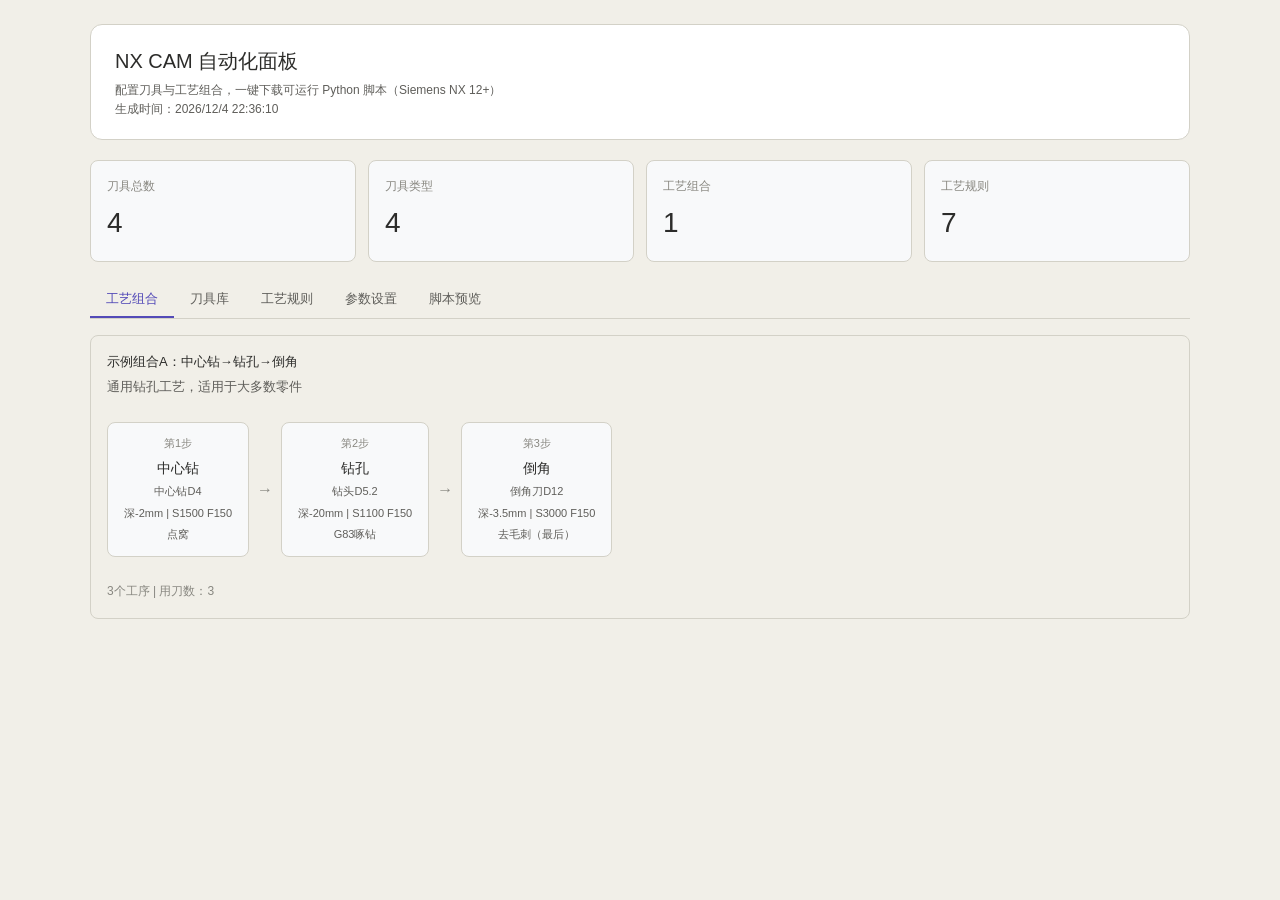
<file: web/index.html>
<!DOCTYPE html>
<html lang="zh-CN">
<head>
<meta charset="UTF-8">
<meta name="viewport" content="width=device-width, initial-scale=1.0">
<title>NX CAM 自动化面板</title>
<style>
  :root {
    --bg: #ffffff;
    --bg-secondary: #f8f9fa;
    --text: #2c2c2a;
    --text-secondary: #5f5e5a;
    --text-muted: #888780;
    --border: #d3d1c7;
    --accent: #534ab7;
    --accent-light: #eeedfe;
    --green: #1d9e75;
    --green-light: #e1f5ee;
    --amber: #ef9f27;
    --amber-light: #faeeda;
    --coral: #d85a30;
    --coral-light: #faece7;
    --radius: 12px;
    --radius-sm: 8px;
  }
  * { margin: 0; padding: 0; box-sizing: border-box; }
  body {
    font-family: -apple-system, BlinkMacSystemFont, 'Segoe UI', Roboto, sans-serif;
    background: #f1efe8;
    color: var(--text);
    line-height: 1.6;
    font-size: 13px;
    padding: 24px;
  }
  .container { max-width: 1100px; margin: 0 auto; }

  h1 { font-size: 20px; font-weight: 500; margin-bottom: 4px; }
  h2 { font-size: 15px; font-weight: 500; margin: 24px 0 12px; }
  h3 { font-size: 13px; font-weight: 500; }

  .header {
    background: var(--bg);
    border: 0.5px solid var(--border);
    border-radius: var(--radius);
    padding: 20px 24px;
    margin-bottom: 20px;
  }
  .header-row {
    display: flex; justify-content: space-between; align-items: flex-start;
    flex-wrap: wrap; gap: 16px;
  }
  .header .meta { color: var(--text-secondary); font-size: 12px; }

  .stats {
    display: grid;
    grid-template-columns: repeat(auto-fit, minmax(140px, 1fr));
    gap: 12px;
    margin-bottom: 20px;
  }
  .stat-card {
    background: var(--bg-secondary);
    border-radius: var(--radius-sm);
    padding: 16px;
    border: 0.5px solid var(--border);
  }
  .stat-card .label { font-size: 12px; color: var(--text-muted); margin-bottom: 4px; }
  .stat-card .value { font-size: 28px; font-weight: 500; }

  .card {
    background: var(--bg);
    border: 0.5px solid var(--border);
    border-radius: var(--radius);
    padding: 20px 24px;
    margin-bottom: 20px;
  }

  .tabs {
    display: flex; gap: 0; margin-bottom: 16px;
    border-bottom: 1px solid var(--border);
  }
  .tab {
    padding: 8px 16px; cursor: pointer;
    border: none; background: none;
    font-size: 13px; color: var(--text-secondary);
    border-bottom: 2px solid transparent;
    font-family: inherit;
  }
  .tab.active {
    color: var(--accent);
    border-bottom: 2px solid var(--accent);
  }
  .tab:hover { color: var(--text); }

  .process-flow {
    display: flex; align-items: center; gap: 8px;
    flex-wrap: wrap; padding: 12px 0;
    overflow-x: auto;
  }
  .process-step {
    background: var(--bg-secondary);
    border: 0.5px solid var(--border);
    border-radius: var(--radius-sm);
    padding: 12px 16px;
    min-width: 140px;
    text-align: center;
    flex-shrink: 0;
  }
  .process-step .step-num {
    font-size: 11px; color: var(--text-muted); margin-bottom: 4px;
  }
  .process-step .step-tool {
    font-weight: 500; font-size: 14px;
  }
  .process-step .step-info {
    font-size: 11px; color: var(--text-secondary); margin-top: 4px;
  }
  .process-arrow {
    color: var(--text-muted); font-size: 16px;
    flex-shrink: 0;
  }

  table { width: 100%; border-collapse: collapse; }
  th {
    text-align: left; padding: 8px 12px;
    font-size: 12px; font-weight: 500; color: var(--text-secondary);
    border-bottom: 1px solid var(--border);
  }
  td {
    padding: 8px 12px; border-bottom: 0.5px solid var(--border);
  }
  tr:hover { background: var(--bg-secondary); }

  .badge {
    display: inline-block; padding: 2px 8px; border-radius: 10px;
    font-size: 11px; font-weight: 500;
  }
  .badge-drill { background: var(--accent-light); color: var(--accent); }
  .badge-chamfer { background: var(--amber-light); color: var(--amber); }
  .badge-mill { background: var(--green-light); color: var(--green); }
  .badge-center { background: var(--coral-light); color: var(--coral); }

  .combo-card {
    border: 0.5px solid var(--border);
    border-radius: var(--radius-sm);
    padding: 16px;
    margin-bottom: 12px;
    cursor: pointer;
    transition: border-color 0.2s;
  }
  .combo-card:hover { border-color: var(--accent); }
  .combo-card.selected { border: 1.5px solid var(--accent); background: var(--accent-light); }

  .script-preview {
    background: #2c2c2a; color: #d3d1c7;
    border-radius: var(--radius-sm);
    padding: 16px;
    font-family: 'Consolas', 'Courier New', monospace;
    font-size: 12px;
    line-height: 1.5;
    overflow-x: auto;
    white-space: pre-wrap;
    max-height: 400px;
    overflow-y: auto;
  }

  .param-grid {
    display: grid; grid-template-columns: repeat(auto-fit, minmax(200px, 1fr));
    gap: 12px;
  }
  .param-item { margin-bottom: 12px; }
  .param-item label {
    display: block; font-size: 12px; color: var(--text-secondary);
    margin-bottom: 4px;
  }
  .param-item input, .param-item select {
    width: 100%; padding: 8px 12px;
    border: 0.5px solid var(--border);
    border-radius: 6px; font-size: 13px;
    font-family: inherit;
  }

  .btn {
    padding: 8px 20px; border: 0.5px solid var(--border);
    border-radius: 6px; font-size: 13px; cursor: pointer;
    background: var(--bg); font-family: inherit;
  }
  .btn-primary {
    background: var(--accent); color: white; border: none;
  }
  .btn-primary:hover { opacity: 0.9; }
  .btn:hover { background: var(--bg-secondary); }

  .rule-row {
    display: flex; align-items: center; gap: 12px;
    padding: 8px 0; border-bottom: 0.5px solid var(--border);
  }
  .rule-label { width: 200px; font-weight: 500; flex-shrink: 0; }
  .rule-value { color: var(--text-secondary); }

  .empty-state {
    text-align: center; padding: 40px 20px;
    color: var(--text-muted);
  }

  input[type=number].param-inp {
    width: 70px; padding: 4px 8px;
    border: 0.5px solid var(--border);
    border-radius: 6px; font-size: 12px;
  }
</style>
</head>
<body>
<div class="container">

  <div class="header">
    <div class="header-row">
      <div>
        <h1>NX CAM 自动化面板</h1>
        <p class="meta">配置刀具与工艺组合，一键下载可运行 Python 脚本（Siemens NX 12+）</p>
        <p class="meta">生成时间：<span id="genTime"></span></p>
      </div>
    </div>
  </div>

  <div class="stats" id="stats"></div>

  <div class="tabs">
    <button class="tab active" data-tab="combos" onclick="switchTab('combos')">工艺组合</button>
    <button class="tab" data-tab="tools" onclick="switchTab('tools')">刀具库</button>
    <button class="tab" data-tab="rules" onclick="switchTab('rules')">工艺规则</button>
    <button class="tab" data-tab="params" onclick="switchTab('params')">参数设置</button>
    <button class="tab" data-tab="script" onclick="switchTab('script')">脚本预览</button>
  </div>

  <div id="tab-content"></div>

</div>

<script>
// ============================================================
// 数据定义
// ============================================================

const TOOLS = [
  {name:"中心钻D4",   type:"中心钻", dia:4.0,  len:4,   flutes:2, use:"点窝"},
  {name:"钻头D5.2",   type:"钻头",   dia:5.2,  len:20,  flutes:2, use:"钻孔"},
  {name:"倒角刀D12",  type:"倒角刀", dia:12.0, len:3,   flutes:3, use:"去毛刺"},
  {name:"飞刀D30R5",  type:"飞刀",   dia:30.0, len:22,  flutes:5, use:"光平面", r:5},
];

const COMBOS = {
  "combo_A": {
    name: "示例组合A：中心钻→钻孔→倒角",
    desc: "通用钻孔工艺，适用于大多数零件",
    steps: [
      {name:"中心钻", tool:"中心钻D4",  depth:-2,   type:"spot_drill", spindle:1500, feed:150, note:"点窝"},
      {name:"钻孔",   tool:"钻头D5.2",  depth:-20,  type:"peck_drill", spindle:1100, feed:150, note:"G83啄钻"},
      {name:"倒角",   tool:"倒角刀D12", depth:-3.5, type:"drill",      spindle:3000, feed:150, note:"去毛刺（最后）"},
    ]
  },
};

const RULES = [
  {label:"中心钻深度",             value:"-2mm（铁律）"},
  {label:"钻孔前必须打中心钻",     value:"是"},
  {label:"D5以上钻孔模式",         value:"G83 啄钻"},
  {label:"啄钻默认量",             value:"3mm/次"},
  {label:"倒角位置",               value:"最后阶段"},
  {label:"坐标X/Y",                value:"分中/分中"},
  {label:"坐标Z",                  value:"顶部"},
];

// ============================================================
// 渲染
// ============================================================

function renderStats() {
  const uniqueTypes = new Set(TOOLS.map(t=>t.type)).size;
  document.getElementById('stats').innerHTML = [
    {label:'刀具总数', value:TOOLS.length},
    {label:'刀具类型', value:uniqueTypes},
    {label:'工艺组合', value:Object.keys(COMBOS).length},
    {label:'工艺规则', value:RULES.length},
  ].map(s => `<div class="stat-card"><div class="label">${s.label}</div><div class="value">${s.value}</div></div>`).join('');
}

function typeBadge(type) {
  const map = {
    "中心钻": "badge-center",
    "钻头":   "badge-drill",
    "倒角刀": "badge-chamfer",
    "飞刀":   "badge-mill",
    "铣刀":   "badge-mill",
    "圆鼻刀": "badge-mill",
    "球刀":   "badge-mill",
    "精铣刀": "badge-mill",
    "粗铣刀": "badge-mill",
    "铰刀":   "badge-drill",
    "丝锥":   "badge-drill",
    "镗刀":   "badge-drill",
    "T型刀":  "badge-mill",
    "燕尾刀": "badge-mill",
  };
  return `<span class="badge ${map[type]||'badge-drill'}">${type}</span>`;
}

function renderTools() {
  let rows = TOOLS.map((t,i) => `
    <tr>
      <td>${i+1}</td>
      <td style="font-weight:500">${t.name}</td>
      <td>${typeBadge(t.type)}</td>
      <td>⌀${t.dia}mm</td>
      <td>刃长${t.len}mm</td>
      <td>${t.flutes}刃</td>
      <td style="color:var(--text-secondary)">${t.use}</td>
    </tr>
  `).join('');

  return `
    <div class="card">
      <h2>刀具库（${TOOLS.length}把）</h2>
      <div style="overflow-x:auto">
        <table>
          <thead>
            <tr>
              <th>#</th><th>刀具名称</th><th>类型</th>
              <th>直径</th><th>刃长</th><th>刃数</th><th>用途</th>
            </tr>
          </thead>
          <tbody>${rows}</tbody>
        </table>
      </div>
      <p style="margin-top:12px;font-size:12px;color:var(--text-muted)">
        直接修改上方 TOOLS 数组可增减刀具，或导入 JSON 配置文件。
      </p>
    </div>
  `;
}

function renderCombos() {
  return Object.entries(COMBOS).map(([key, combo]) => {
    const stepsHtml = combo.steps.map((s, i) => `
      <div class="process-step">
        <div class="step-num">第${i+1}步</div>
        <div class="step-tool">${s.name}</div>
        <div class="step-info">${s.tool}</div>
        <div class="step-info">深${s.depth}mm | S${s.spindle} F${s.feed}</div>
        <div class="step-info" style="margin-top:4px;font-weight:500">${s.note}</div>
      </div>
    `).join('<div class="process-arrow">→</div>');

    return `
      <div class="combo-card" onclick="selectCombo('${key}')" id="combo-${key}">
        <h3>${combo.name}</h3>
        <p style="color:var(--text-secondary);margin:4px 0 12px">${combo.desc}</p>
        <div class="process-flow">
          ${stepsHtml}
        </div>
        <div style="margin-top:12px">
          <span style="font-size:12px;color:var(--text-muted)">
            ${combo.steps.length}个工序 | 用刀数：${new Set(combo.steps.map(s=>s.tool)).size}
          </span>
        </div>
      </div>
    `;
  }).join('');
}

function renderRules() {
  return `
    <div class="card">
      <h2>工艺规则（硬性约定）</h2>
      ${RULES.map(r => `
        <div class="rule-row">
          <span class="rule-label">${r.label}</span>
          <span class="rule-value">${r.value}</span>
        </div>
      `).join('')}
      <p style="margin-top:12px;font-size:12px;color:var(--text-muted)">
        直接修改上方 RULES 数组可增删规则。
      </p>
    </div>
  `;
}

let selectedCombo = 'combo_A';

function selectCombo(key) {
  selectedCombo = key;
  const card = document.getElementById('combo-'+key);
  if (card) {
    document.querySelectorAll('.combo-card').forEach(c => c.classList.remove('selected'));
    card.classList.add('selected');
  }
  switchTab('script');
}

function renderScriptPreview() {
  const combo = COMBOS[selectedCombo];
  const code = generateProductionScript(selectedCombo);
  return `
    <div class="card">
      <div style="display:flex;justify-content:space-between;align-items:center;margin-bottom:12px;flex-wrap:wrap;gap:8px">
        <h2 style="margin:0">脚本预览 — ${combo.name}</h2>
        <div>
          ${Object.entries(COMBOS).map(([k,c]) => `
            <button class="btn" style="margin-right:6px;${k===selectedCombo?'background:var(--accent-light);border-color:var(--accent);':''}"
              onclick="selectCombo('${k}')">${c.name.split('：')[0]}</button>
          `).join('')}
          <button class="btn btn-primary" onclick="downloadScript()" style="margin-left:12px">⬇ 下载 .py 文件</button>
        </div>
      </div>
      <p style="color:var(--text-secondary);margin-bottom:12px">
        下方是可直接在 NX 12 中运行的 Python 脚本。<br>
        点击「下载 .py」保存到桌面 → 拷贝到工厂 → NX Ctrl+U 运行。
      </p>
      <div class="script-preview">${escapeHtml(code)}</div>
    </div>
  `;
}

// ============================================================
// 工具函数
// ============================================================

function toolToInternal(name) {
  return name.replace(/[\u4e00-\u9fff]/g, '').replace(/[\/\s]/g, '');
}

function isMillTool(type) {
  const millTypes = ['飞刀','铣刀','圆鼻刀','球刀','精铣刀','粗铣刀','T型刀','燕尾刀'];
  return millTypes.includes(type);
}

function getPointAngle(toolName) {
  if (toolName.indexOf('中心钻') >= 0) return 90;
  if (toolName.indexOf('倒角') >= 0) return 90;
  return 118;
}

// ============================================================
// 参数设置
// ============================================================
const MILL_SUBTYPE = "MILL";
const PARAMS_STATE = {};

function getEdit(comboKey, idx) {
  const comboEdits = PARAMS_STATE[comboKey] || {};
  return comboEdits[idx] || {};
}

function saveParam(comboKey, idx, field, value) {
  if (!PARAMS_STATE[comboKey]) PARAMS_STATE[comboKey] = {};
  if (!PARAMS_STATE[comboKey][idx]) PARAMS_STATE[comboKey][idx] = {};
  PARAMS_STATE[comboKey][idx][field] = parseFloat(value);
}

function resetParams(comboKey) {
  if (confirm('确定恢复 "' + (COMBOS[comboKey] ? COMBOS[comboKey].name : comboKey) + '" 的全部默认参数？')) {
    delete PARAMS_STATE[comboKey];
    switchTab('params');
  }
}

// ============================================================
// 脚本生成
// ============================================================

function generateProductionScript(comboKey) {
  const combo = COMBOS[comboKey];
  const steps = combo.steps;

  let lines = [
    '# ============================================================',
    '# NX CAM 自动化脚本 — ' + combo.name,
    '# NX 12+ | 由 NX CAM 自动化面板生成',
    '# ============================================================',
    '"""',
    '用法：NX中打开 .prt → Ctrl+U → 选本文件 → 运行',
    '"""',
    '',
    'import NXOpen',
    'import NXOpen.CAM',
    '',
    '# ===== 铣刀 subtype（如 MILL 不行，改 MILLING_TOOL 试） =====',
    'MILL_SUBTYPE = "' + MILL_SUBTYPE + '"',
    '',
    '# ===== 用户参数 =====',
    'PART_NAME = "' + combo.desc + '"',
  ];

  steps.forEach((s, i) => {
    const internal = toolToInternal(s.tool);
    const t = TOOLS.find(x => x.name === s.tool);
    const edit = getEdit(comboKey, i);
    const dia = edit.dia !== undefined ? edit.dia : (t ? t.dia : 4.0);
    const flute = edit.flute !== undefined ? edit.flute : (t ? t.len : 10);
    const flutes = edit.flutes !== undefined ? edit.flutes : (t ? t.flutes : 2);
    const cornerR = edit.cornerR !== undefined ? edit.cornerR : (t && t.r ? t.r : 0.0);
    const millType = isMillTool(t ? t.type : '钻头');
    const pAngle = edit.pAngle !== undefined ? edit.pAngle : getPointAngle(s.tool);

    lines.push('');
    lines.push('# --- 刀具' + (i+1) + ': ' + s.name + ' (' + s.tool + ') ---');
    lines.push('NAME_' + (i+1) + '      = "' + internal + '"');
    lines.push('DIA_' + (i+1) + '       = ' + dia + '       # 直径 mm');
    lines.push('FLUTE_' + (i+1) + '     = ' + flute + '      # 刃长 mm');
    if (millType) {
      lines.push('FLUTES_' + (i+1) + '    = ' + flutes + '       # 刃数');
      lines.push('CORNER_R_' + (i+1) + ' = ' + cornerR + '     # 下圆角半径 mm');
    } else {
      lines.push('PANGLE_' + (i+1) + '    = ' + pAngle + '     # 尖角 度');
    }
  });

  lines.push('');
  lines.push('# ===== 自动化逻辑 =====');
  lines.push('');
  lines.push('def safe_find(camGroupCol, name):');
  lines.push('    try:');
  lines.push('        return camGroupCol.FindObject(name)');
  lines.push('    except NXOpen.NXException:');
  lines.push('        return None');
  lines.push('');

  lines.push('def create_drill_tool(camGroupCol, machineRoot, name, dia, flute, pangle):');
  lines.push('    """创建钻头类刀具（中心钻/钻头/倒角刀）"""');
  lines.push('    tool = camGroupCol.CreateTool(machineRoot, "drill", "DRILLING_TOOL",');
  lines.push('        NXOpen.CAM.NCGroupCollection.UseDefaultName.FalseValue, name)');
  lines.push('    builder = camGroupCol.CreateDrillStdToolBuilder(tool)');
  lines.push('    builder.TlDiameterBuilder.Value = dia');
  lines.push('    builder.TlFluteLnBuilder.Value = flute');
  lines.push('    builder.TlPointAngBuilder.Value = pangle');
  lines.push('    builder.Commit()');
  lines.push('    builder.Destroy()');
  lines.push('');

  lines.push('def create_mill_tool(camGroupCol, machineRoot, name, dia, flute, flutes, corner_r):');
  lines.push('    """创建铣刀类刀具（铣刀/飞刀/圆鼻刀/球刀）"""');
  lines.push('    tool = camGroupCol.CreateTool(machineRoot, "mill_planar", MILL_SUBTYPE,');
  lines.push('        NXOpen.CAM.NCGroupCollection.UseDefaultName.FalseValue, name)');
  lines.push('    builder = camGroupCol.CreateMillToolBuilder(tool)');
  lines.push('    builder.TlDiameterBuilder.Value = dia');
  lines.push('    builder.TlFluteLnBuilder.Value = flute');
  lines.push('    builder.TlNumFlutesBuilder.Value = flutes');
  lines.push('    builder.TlLowCorRadBuilder.Value = corner_r');
  lines.push('    builder.Commit()');
  lines.push('    builder.Destroy()');
  lines.push('');

  lines.push('def main():');
  lines.push('    theSession = NXOpen.Session.GetSession()');
  lines.push('    workPart = theSession.Parts.Work');
  lines.push('    camSetup = workPart.CAMSetup');
  lines.push('    camGroupCol = camSetup.CAMGroupCollection');
  lines.push('    camOpCol = camSetup.OperationCollection');
  lines.push('    machineRoot = camGroupCol.FindObject("GENERIC_MACHINE")');
  lines.push('');
  lines.push('    listing = theSession.ListingWindow');
  lines.push('    listing.Open()');
  lines.push('    print("  NX CAM — ' + combo.name + '")');
  lines.push('    print("  ' + combo.desc + '")');
  lines.push('');

  steps.forEach((s, i) => {
    const idx = i+1;
    const t = TOOLS.find(x => x.name === s.tool);
    const millType = isMillTool(t ? t.type : '钻头');

    lines.push('    # [' + idx + '/' + steps.length + '] ' + s.name + '：' + s.tool);
    lines.push('    print("[' + idx + '/' + steps.length + '] ' + s.name + '：' + s.tool + '")');
    lines.push('    tool_' + idx + ' = safe_find(camGroupCol, NAME_' + idx + ')');
    lines.push('    if tool_' + idx + ' is None:');
    if (millType) {
      lines.push('        create_mill_tool(camGroupCol, machineRoot, NAME_' + idx + ', DIA_' + idx + ', FLUTE_' + idx + ', FLUTES_' + idx + ', CORNER_R_' + idx + ')');
    } else {
      lines.push('        create_drill_tool(camGroupCol, machineRoot, NAME_' + idx + ', DIA_' + idx + ', FLUTE_' + idx + ', PANGLE_' + idx + ')');
    }
    lines.push('        print("       -> 创建完成")');
    lines.push('    else:');
    lines.push('        print("       -> 已存在，跳过")');
    lines.push('');
  });

  lines.push('    print("")');
  lines.push('    print("---- 创建工序 ----")');
  lines.push('');
  lines.push('    program_group = safe_find(camGroupCol, "PROGRAM") or safe_find(camGroupCol, "NC_PROGRAM")');
  lines.push('    geom_group = safe_find(camGroupCol, "WORKPIECE") or safe_find(camGroupCol, "MCS_MILL")');
  lines.push('    method_mill = safe_find(camGroupCol, "MILL_FINISH")');
  lines.push('    method_drill = safe_find(camGroupCol, "DRILL_METHOD")');
  lines.push('');

  steps.forEach((s, i) => {
    const idx = i+1;
    const isMillOp = s.type === 'face_mill' || s.type === 'cavity_mill';
    const edit = getEdit(comboKey, i);
    const spindle = edit.spindle !== undefined ? edit.spindle : s.spindle;
    const feed = edit.feed !== undefined ? edit.feed : s.feed;
    const depth = edit.depth !== undefined ? edit.depth : s.depth;

    let opT, opST;
    if (s.type === 'spot_drill')     { opT = 'drill';        opST = 'SPOT_DRILLING'; }
    else if (s.type === 'peck_drill') { opT = 'drill';        opST = 'PECK_DRILLING'; }
    else if (s.type === 'face_mill')  { opT = 'mill_planar';  opST = 'FACE_MILLING'; }
    else if (s.type === 'cavity_mill'){ opT = 'mill_contour'; opST = 'CAVITY_MILL'; }
    else                              { opT = 'drill';        opST = 'DRILLING'; }

    lines.push('    # 工序 ' + (i+1) + ': ' + s.name + '（' + s.note + '）');
    lines.push('    if safe_find(camGroupCol, "OP_' + (i+1) + '") is None:');
    lines.push('        method_group = method_mill if ' + (isMillOp ? 'True' : 'False') + ' else method_drill');
    lines.push('        if method_group is None: method_group = safe_find(camGroupCol, "METHOD")');
    lines.push('        op = camOpCol.Create(program_group, method_group, tool_' + idx + ', geom_group,');
    lines.push('            "' + opT + '", "' + opST + '",');
    lines.push('            NXOpen.CAM.OperationCollection.UseDefaultName.FalseValue, "OP_' + (i+1) + '")');
    lines.push('        try:');
    if (s.type === 'face_mill') {
      lines.push('            b = camOpCol.CreateFaceMillingBuilder(op)');
    } else if (s.type === 'cavity_mill') {
      lines.push('            b = camOpCol.CreateCavityMillingBuilder(op)');
    } else {
      lines.push('            b = camOpCol.CreatePointToPointBuilder(op)');
    }
    lines.push('            b.FeedsBuilder.SpindleRpmBuilder.Value = ' + spindle);
    lines.push('            b.FeedsBuilder.FeedCutBuilder.Value = ' + feed);
    lines.push('            try:');
    lines.push('                b.HoleDepth.Value = ' + depth);
    lines.push('            except Exception:');
    lines.push('                pass');
    lines.push('            b.Commit()');
    lines.push('            b.Destroy()');
    lines.push('            print("       -> 工序创建完成 (S' + spindle + ' F' + feed + ' 深' + depth + ')")');
    lines.push('        except Exception as e:');
    lines.push('            print("       !! Builder 设置失败：" + str(e))');
    lines.push('    else:');
    lines.push('        print("       -> 工序已存在，跳过")');
    lines.push('');
  });

  lines.push('    print("")');
  lines.push('    print("  ✔ ' + steps.length + ' 把刀具 + ' + steps.length + ' 个工序已就绪")');
  lines.push('    print("  下一步：双击每个工序，指定孔/面（几何体）")');
  lines.push('    print("  工序导航器 -> 机床视图 可查看")');
  lines.push('    listing.Close()');
  lines.push('');
  lines.push('if __name__ == "__main__":');
  lines.push('    main()');

  return lines.join('\n');
}

function setParamCombo(key) {
  selectedCombo = key;
  switchTab('params');
}

function renderParams() {
  const combo = COMBOS[selectedCombo];

  const comboBtns = Object.entries(COMBOS).map(([k,c]) => `
    <button class="btn" style="margin-right:6px;${k===selectedCombo?'background:var(--accent-light);border-color:var(--accent);':''}"
      onclick="setParamCombo('${k}')">${c.name.split('：')[0]}</button>
  `).join('');

  const rows = combo.steps.map((s, i) => {
    const t = TOOLS.find(x => x.name === s.tool);
    const millType = isMillTool(t ? t.type : '钻头');
    const edit = getEdit(selectedCombo, i);
    const dia     = edit.dia     !== undefined ? edit.dia     : (t ? t.dia : 4.0);
    const flute   = edit.flute   !== undefined ? edit.flute   : (t ? t.len : 10);
    const flutes  = edit.flutes  !== undefined ? edit.flutes  : (t ? t.flutes : 2);
    const cornerR = edit.cornerR !== undefined ? edit.cornerR : (t && t.r ? t.r : 0.0);
    const pAngle  = edit.pAngle  !== undefined ? edit.pAngle  : getPointAngle(s.tool);
    const spindle = edit.spindle !== undefined ? edit.spindle : s.spindle;
    const feed    = edit.feed    !== undefined ? edit.feed    : s.feed;
    const depth   = edit.depth   !== undefined ? edit.depth   : s.depth;

    const inp = (field, val, step) => `
      <input type="number" step="${step}" style="width:70px;padding:4px 8px;border:0.5px solid var(--border);border-radius:6px;font-size:12px"
        value="${val}" onchange="saveParam('${selectedCombo}', ${i}, '${field}', this.value)">`;

    return `
      <tr>
        <td style="font-weight:500">${i+1}. ${s.name}</td>
        <td style="color:var(--text-secondary)">${s.tool}</td>
        <td>${inp('dia', dia, '0.1')} mm</td>
        <td>${inp('flute', flute, '0.1')} mm</td>
        ${millType
          ? `<td>${inp('flutes', flutes, '1')} 刃</td><td>${inp('cornerR', cornerR, '0.1')} mm</td>`
          : `<td>${inp('pAngle', pAngle, '1')} °</td><td>—</td>`}
        <td>S ${inp('spindle', spindle, '10')}</td>
        <td>F ${inp('feed', feed, '10')}</td>
        <td>深${inp('depth', depth, '0.1')}</td>
      </tr>`;
  }).join('');

  return `
    <div class="card">
      <div style="display:flex;justify-content:space-between;align-items:center;margin-bottom:12px;flex-wrap:wrap;gap:8px">
        <h2 style="margin:0">参数设置 — ${combo.name}</h2>
        <div>
          ${comboBtns}
          <button class="btn" onclick="resetParams('${selectedCombo}')" style="margin-left:8px">↩ 恢复默认</button>
          <button class="btn btn-primary" onclick="downloadScript()" style="margin-left:8px">⬇ 下载 .py</button>
        </div>
      </div>
      <p style="color:var(--text-secondary);margin-bottom:12px">
        直接改数值，改完立即生效。<br>
        去「脚本预览」可看新脚本，或点「下载 .py」直接保存 → 拷贝到工厂 → NX Ctrl+U 运行。
      </p>
      <div style="overflow-x:auto">
        <table>
          <thead>
            <tr>
              <th>工序</th><th>刀具</th><th>直径</th><th>刃长</th>
              <th>刃数/尖角</th><th>圆角R</th><th>转速S</th><th>进给F</th><th>深度</th>
            </tr>
          </thead>
          <tbody>${rows}</tbody>
        </table>
      </div>
    </div>
  `;
}

function downloadScript() {
  const code = generateProductionScript(selectedCombo);
  const filename = `nx_cam_${selectedCombo}.py`;
  const blob = new Blob([code], {type: 'text/plain'});
  const url = URL.createObjectURL(blob);
  const a = document.createElement('a');
  a.href = url;
  a.download = filename;
  a.click();
  URL.revokeObjectURL(url);
}

function escapeHtml(str) {
  return str.replace(/&/g,'&amp;').replace(/</g,'&lt;').replace(/>/g,'&gt;');
}

function switchTab(tab) {
  document.querySelectorAll('.tab').forEach(t => {
    t.classList.toggle('active', t.getAttribute('data-tab') === tab);
  });

  const content = document.getElementById('tab-content');
  if (tab === 'tools')     content.innerHTML = renderTools();
  else if (tab === 'combos')  content.innerHTML = renderCombos();
  else if (tab === 'rules')   content.innerHTML = renderRules();
  else if (tab === 'params')  content.innerHTML = renderParams();
  else if (tab === 'script')  content.innerHTML = renderScriptPreview();
}

// ============================================================
// 初始化
// ============================================================
renderStats();
document.getElementById('tab-content').innerHTML = renderCombos();
document.getElementById('genTime').textContent = new Date().toLocaleString('zh-CN');
</script>
</body>
</html>
</file>
